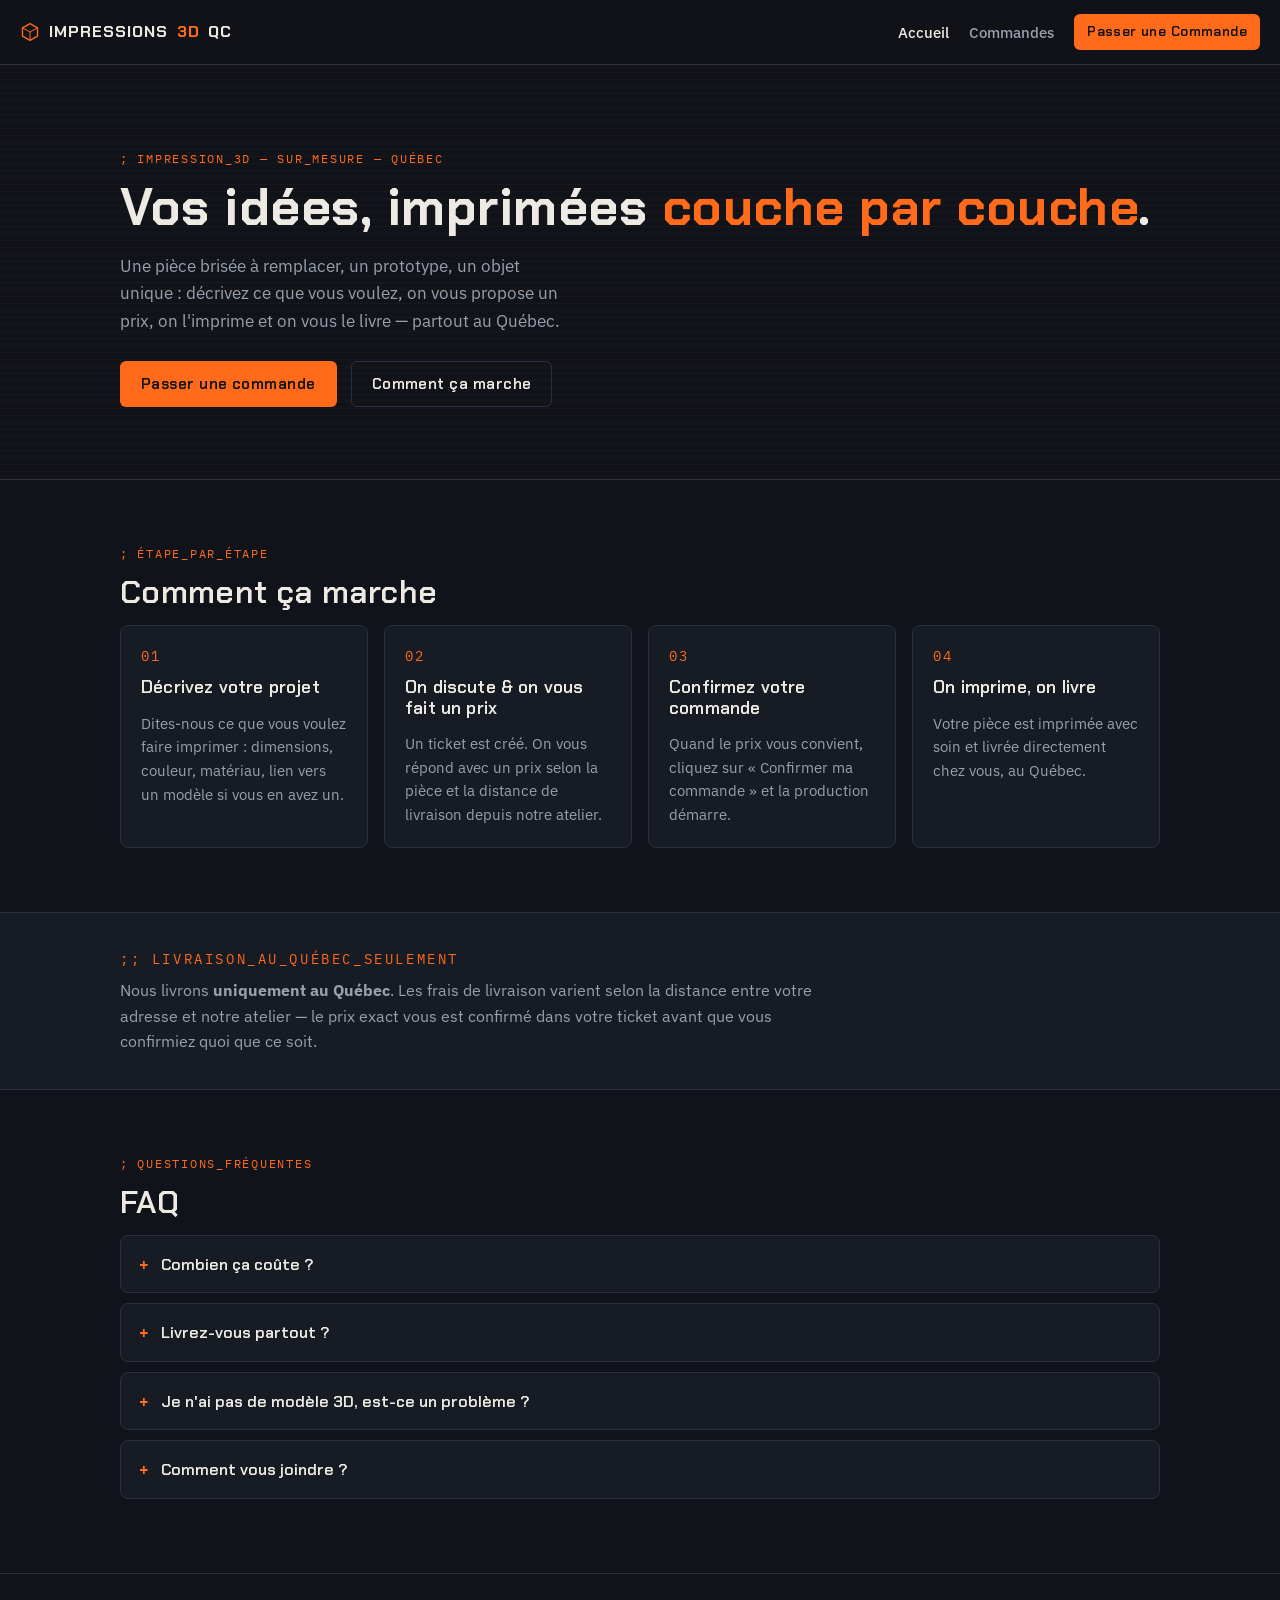
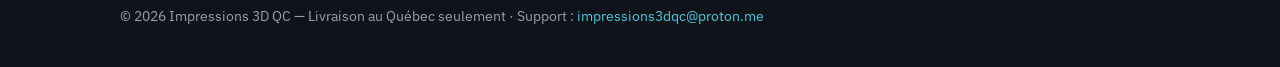
<file: index.html>
<!DOCTYPE html>
<html lang="fr">
<head>
  <meta charset="UTF-8">
  <meta name="viewport" content="width=device-width, initial-scale=1.0">
  <title>Impressions 3D QC — Impression 3D sur mesure au Québec</title>
  <meta name="description" content="Impression 3D sur mesure : décrivez votre pièce, recevez un prix, on imprime et on livre partout au Québec.">
  <link rel="preconnect" href="https://fonts.googleapis.com">
  <link rel="preconnect" href="https://fonts.gstatic.com" crossorigin>
  <link href="https://fonts.googleapis.com/css2?family=Chakra+Petch:wght@500;600;700&family=IBM+Plex+Sans:wght@400;500;600&family=IBM+Plex+Mono:wght@400;500&display=swap" rel="stylesheet">
  <link rel="stylesheet" href="./assets/style.css">
</head>
<body>

  <nav class="nav">
    <a class="nav-logo" href="./index.html">
      <svg width="20" height="20" viewBox="0 0 24 24" fill="none" aria-hidden="true">
        <path d="M12 2 21 7v10l-9 5-9-5V7l9-5z" stroke="#FF6B1A" stroke-width="1.6" stroke-linejoin="round"/>
        <path d="M12 12 21 7M12 12v10M12 12 3 7" stroke="#FF6B1A" stroke-width="1.2"/>
      </svg>
      IMPRESSIONS<b>3D</b>QC
    </a>
    <div class="nav-links">
      <a href="./index.html" class="active">Accueil</a>
      <a href="./commandes.html">Commandes</a>
      <a class="btn btn-primary btn-sm" href="./shop.html">Passer une Commande</a>
    </div>
  </nav>

  <!-- ======================= HÉROS ======================= -->
  <header class="hero layerlines">
    <div class="wrap">
      <div>
        <div class="eyebrow">; IMPRESSION_3D — SUR_MESURE — QUÉBEC</div>
        <h1>Vos idées, imprimées <span class="hl">couche par couche</span>.</h1>
        <p class="hero-sub">
          Une pièce brisée à remplacer, un prototype, un objet unique&nbsp;: décrivez ce que vous voulez,
          on vous propose un prix, on l'imprime et on vous le livre — partout au Québec.
        </p>
        <div class="hero-cta">
          <a class="btn btn-primary" href="./shop.html">Passer une commande</a>
          <a class="btn btn-ghost" href="#etapes">Comment ça marche</a>
        </div>
      </div>
    </div>
  </header>

  <!-- ======================= ÉTAPES ======================= -->
  <section class="section" id="etapes">
    <div class="wrap">
      <div class="eyebrow">; ÉTAPE_PAR_ÉTAPE</div>
      <h2>Comment ça marche</h2>
      <div class="steps">
        <div class="step-card">
          <span class="step-num">01</span>
          <h3>Décrivez votre projet</h3>
          <p>Dites-nous ce que vous voulez faire imprimer : dimensions, couleur, matériau, lien vers un modèle si vous en avez un.</p>
        </div>
        <div class="step-card">
          <span class="step-num">02</span>
          <h3>On discute &amp; on vous fait un prix</h3>
          <p>Un ticket est créé. On vous répond avec un prix selon la pièce et la distance de livraison depuis notre atelier.</p>
        </div>
        <div class="step-card">
          <span class="step-num">03</span>
          <h3>Confirmez votre commande</h3>
          <p>Quand le prix vous convient, cliquez sur «&nbsp;Confirmer ma commande&nbsp;» et la production démarre.</p>
        </div>
        <div class="step-card">
          <span class="step-num">04</span>
          <h3>On imprime, on livre</h3>
          <p>Votre pièce est imprimée avec soin et livrée directement chez vous, au Québec.</p>
        </div>
      </div>
    </div>
  </section>

  <!-- ======================= BANDEAU QUÉBEC ======================= -->
  <div class="band layerlines">
    <div class="wrap">
      <div class="band-title">;; LIVRAISON_AU_QUÉBEC_SEULEMENT</div>
      <p>
        Nous livrons <strong>uniquement au Québec</strong>. Les frais de livraison varient selon la
        distance entre votre adresse et notre atelier — le prix exact vous est confirmé dans votre
        ticket avant que vous confirmiez quoi que ce soit.
      </p>
    </div>
  </div>

  <!-- ======================= FAQ ======================= -->
  <section class="section">
    <div class="wrap">
      <div class="eyebrow">; QUESTIONS_FRÉQUENTES</div>
      <h2>FAQ</h2>
      <div class="faq">
        <details>
          <summary>Combien ça coûte&nbsp;?</summary>
          <p>Chaque projet est unique. Le prix dépend de la pièce (taille, matériau, temps d'impression)
          et de la distance de livraison depuis notre atelier. Vous recevez toujours un prix clair dans
          votre ticket avant de confirmer votre commande — aucune surprise.</p>
        </details>
        <details>
          <summary>Livrez-vous partout&nbsp;?</summary>
          <p>Non — nous livrons au Québec seulement. Votre code postal doit commencer par G, H ou J.</p>
        </details>
        <details>
          <summary>Je n'ai pas de modèle 3D, est-ce un problème&nbsp;?</summary>
          <p>Pas du tout. Décrivez simplement ce que vous voulez (avec des photos ou des mesures si possible)
          et on s'occupe du reste. Si vous avez déjà un fichier (STL, lien Thingiverse, etc.), collez le lien
          dans votre demande.</p>
        </details>
        <details>
          <summary>Comment vous joindre&nbsp;?</summary>
          <p>Par courriel à <a href="mailto:impressions3dqc@proton.me">impressions3dqc@proton.me</a>,
          ou directement dans votre ticket via l'onglet «&nbsp;Commandes&nbsp;».</p>
        </details>
      </div>
    </div>
  </section>

  <!-- ======================= PIED DE PAGE ======================= -->
  <footer class="footer">
    <div class="wrap">
      © 2026 Impressions 3D QC — Livraison au Québec seulement ·
      Support&nbsp;: <a href="mailto:impressions3dqc@proton.me">impressions3dqc@proton.me</a>
    </div>
  </footer>

  <div id="server-hint">⏳ Le serveur se réveille… le premier chargement peut prendre jusqu'à une minute.</div>
  <script src="./assets/app.js"></script>
</body>
</html>
</file>
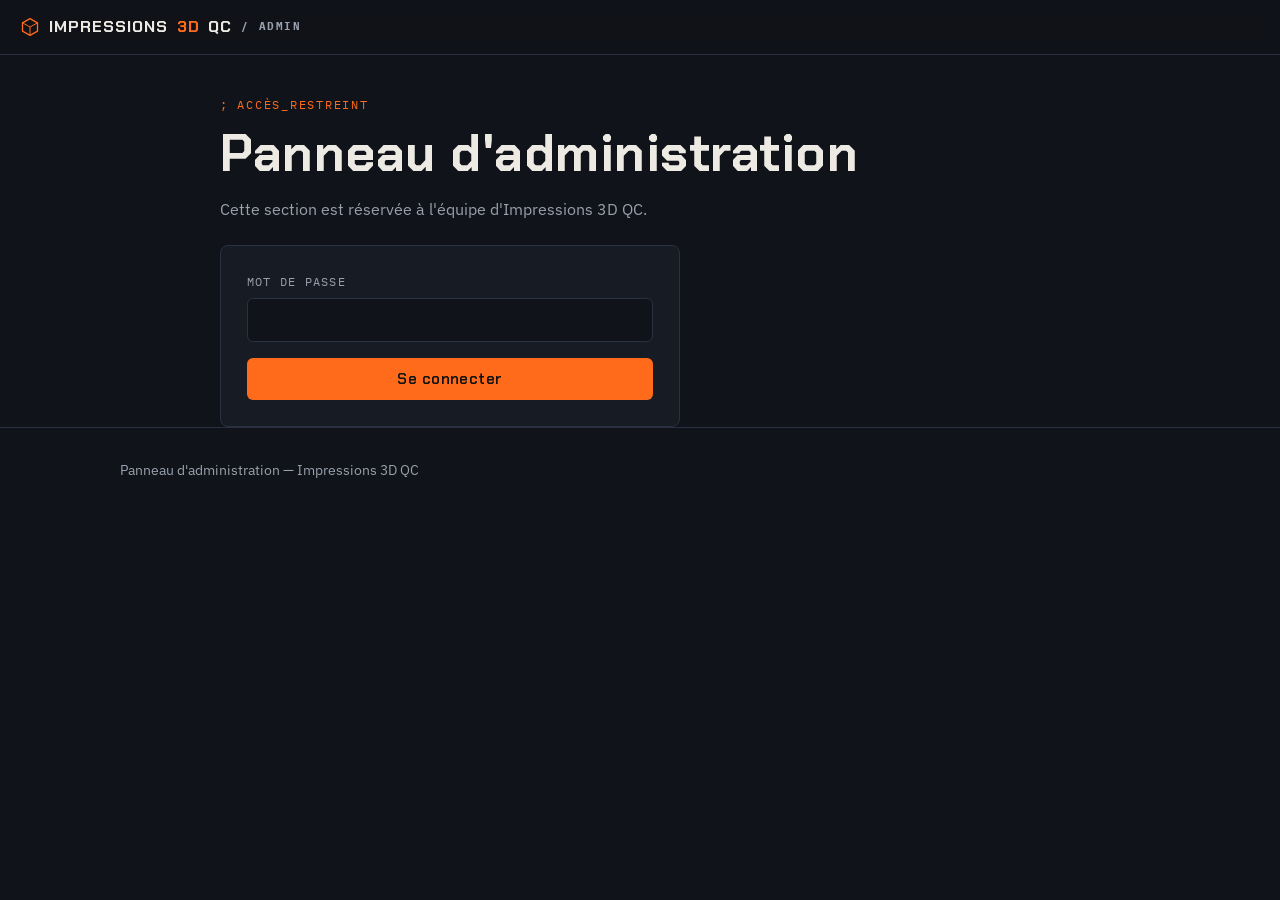
<file: admin/index.html>
<!DOCTYPE html>
<html lang="fr">
<head>
  <meta charset="UTF-8">
  <meta name="viewport" content="width=device-width, initial-scale=1.0">
  <meta name="robots" content="noindex, nofollow">
  <title>Admin — Impressions 3D QC</title>
  <link rel="preconnect" href="https://fonts.googleapis.com">
  <link rel="preconnect" href="https://fonts.gstatic.com" crossorigin>
  <link href="https://fonts.googleapis.com/css2?family=Chakra+Petch:wght@500;600;700&family=IBM+Plex+Sans:wght@400;500;600&family=IBM+Plex+Mono:wght@400;500&display=swap" rel="stylesheet">
  <link rel="stylesheet" href="../assets/style.css">
</head>
<body>

  <nav class="nav">
    <a class="nav-logo" href="../index.html">
      <svg width="20" height="20" viewBox="0 0 24 24" fill="none" aria-hidden="true">
        <path d="M12 2 21 7v10l-9 5-9-5V7l9-5z" stroke="#FF6B1A" stroke-width="1.6" stroke-linejoin="round"/>
        <path d="M12 12 21 7M12 12v10M12 12 3 7" stroke="#FF6B1A" stroke-width="1.2"/>
      </svg>
      IMPRESSIONS<b>3D</b>QC <span class="mono muted" style="font-size: 0.7rem; letter-spacing: 0.14em;">/ ADMIN</span>
    </a>
    <div class="nav-links" id="nav-actions"></div>
  </nav>

  <main class="wrap" style="max-width: 880px;">

    <!-- ================== CONNEXION ADMIN ================== -->
    <section id="view-login" class="hidden">
      <div class="page-head">
        <div class="eyebrow">; ACCÈS_RESTREINT</div>
        <h1>Panneau d'administration</h1>
        <p class="muted">Cette section est réservée à l'équipe d'Impressions 3D QC.</p>
      </div>
      <form class="card" id="login-form" style="max-width: 460px;">
        <div class="field">
          <label for="a-password">Mot de passe</label>
          <input type="password" id="a-password" required autocomplete="current-password">
        </div>
        <div class="alert hidden" id="login-alert"></div>
        <button class="btn btn-primary" type="submit" style="width: 100%;">Se connecter</button>
      </form>
    </section>

    <!-- ================== PANNEAU ================== -->
    <section id="view-panel" class="hidden">
      <div class="page-head detail-head">
        <div>
          <div class="eyebrow">; FILE_D'ATTENTE</div>
          <h1 style="margin-bottom: 0;">Demandes &amp; commandes</h1>
        </div>
        <button class="btn btn-ghost btn-sm" id="panel-refresh">Actualiser</button>
      </div>

      <div class="tabs" role="tablist">
        <button class="tab active" data-status="ouvert">Tickets<span class="count" id="count-ouvert">0</span></button>
        <button class="tab" data-status="en_cours">Commandes en cours<span class="count" id="count-en_cours">0</span></button>
        <button class="tab" data-status="terminee">Commandes passées<span class="count" id="count-terminee">0</span></button>
        <button class="tab" data-status="colors">Couleurs</button>
      </div>

      <div class="alert hidden" id="panel-alert"></div>
      <div id="panel-list"></div>
    </section>

    <!-- ================== DÉTAIL ================== -->
    <section id="view-detail" class="hidden">
      <div class="page-head detail-head">
        <div class="detail-head-left">
          <button class="btn btn-ghost btn-sm" id="detail-back">← Retour</button>
          <span class="tr-id" id="detail-id" style="font-size: 1.05rem;"></span>
          <span id="detail-badge"></span>
        </div>
        <div id="detail-actions"></div>
      </div>

      <div class="alert hidden" id="detail-alert"></div>
      <div id="detail-info"></div>

      <div class="card">
        <dl class="kv" id="detail-kv"></dl>
      </div>

      <h3 style="margin-top: 26px;">Discussion avec le client</h3>
      <p class="muted" style="font-size: 0.88rem;">
        Chaque réponse envoyée ici est aussi transmise au client par courriel.
      </p>
      <div class="thread" id="detail-thread"></div>

      <div class="reply-row">
        <textarea id="reply-body" maxlength="3000" placeholder="Répondre au client… (ex. proposer un prix selon la pièce et la distance)"></textarea>
        <button class="btn btn-primary" id="reply-send">Envoyer</button>
      </div>
    </section>

  </main>

  <footer class="footer">
    <div class="wrap">Panneau d'administration — Impressions 3D QC</div>
  </footer>

  <div id="server-hint">⏳ Le serveur se réveille… le premier chargement peut prendre jusqu'à une minute.</div>
  <script src="../assets/app.js"></script>
  <script>
    (function () {
      const views = { login: $("#view-login"), panel: $("#view-panel"), detail: $("#view-detail") };
      let allTickets = [];
      let activeTab = "ouvert";
      let currentTicketId = null;
      let pollTimer = null;       // suivi auto du ticket ouvert
      let panelPollTimer = null;  // suivi auto de la file d'attente
      let lastDetailKey = "";
      let lastPanelKey = "";
      const RETENTION_DAYS = 30;

      function show(name) {
        for (const key of Object.keys(views)) views[key].classList.toggle("hidden", key !== name);
        if (pollTimer) { clearInterval(pollTimer); pollTimer = null; }
        if (panelPollTimer) { clearInterval(panelPollTimer); panelPollTimer = null; }
        renderNavActions(name !== "login");
        window.scrollTo({ top: 0 });
      }

      function renderNavActions(loggedIn) {
        const zone = $("#nav-actions");
        zone.textContent = "";
        if (loggedIn) {
          zone.appendChild(el("button", { class: "btn btn-ghost btn-sm", text: "Se déconnecter", onclick: logout }));
        }
      }

      function handleAuthError(err) {
        if (err && err.status === 401) {
          clearAdmin();
          show("login");
          showAlert($("#login-alert"), "Session expirée. Reconnectez-vous.");
          return true;
        }
        return false;
      }

      async function logout() {
        try { await api("/api/admin/logout", { method: "POST", admin: true }); } catch (e) { /* ignorer */ }
        clearAdmin();
        show("login");
      }

      /* ---------------- Connexion ---------------- */
      $("#login-form").addEventListener("submit", async function (evt) {
        evt.preventDefault();
        hideAlert($("#login-alert"));
        const btn = this.querySelector("button");
        btn.disabled = true;
        try {
          const data = await api("/api/admin/login", {
            method: "POST",
            body: { password: $("#a-password").value },
          });
          setAdmin(data.token);
          $("#a-password").value = "";
          const params = new URLSearchParams(location.search);
          if (params.get("ticket")) openTicket(params.get("ticket"));
          else openPanel();
        } catch (e) {
          showAlert($("#login-alert"), e.error || "Connexion impossible.");
        }
        btn.disabled = false;
      });

      /* ---------------- Panneau + onglets ---------------- */
      async function loadAll() {
        const data = await api("/api/admin/tickets", { admin: true });
        allTickets = data.tickets;
        for (const status of ["ouvert", "en_cours", "terminee"]) {
          $("#count-" + status).textContent = allTickets.filter(function (t) { return t.status === status; }).length;
        }
      }

      function renderList() {
        const container = $("#panel-list");
        container.textContent = "";
        const rows = allTickets.filter(function (t) { return t.status === activeTab; });
        if (!rows.length) {
          const labels = {
            ouvert: "Aucun ticket ouvert pour l'instant.",
            en_cours: "Aucune commande en cours.",
            terminee: "Aucune commande passée. (Les commandes complétées sont supprimées après " + RETENTION_DAYS + " jours.)",
          };
          container.appendChild(el("div", { class: "empty", text: labels[activeTab] }));
          return;
        }
        for (const t of rows) {
          container.appendChild(el("button", { class: "ticket-row", type: "button", onclick: function () { openTicket(t.id); } }, [
            el("div", { class: "tr-top" }, [
              el("span", { class: "tr-id", text: t.id }),
              badge(t.status),
              el("span", { class: "tr-date", text: fmtDate(t.created_at) }),
            ]),
            el("p", { class: "tr-preview", text: t.name + " · " + t.email + " · " + t.ville + " — " + t.description }),
          ]));
        }
      }

      /* ---------------- Couleurs ---------------- */
      async function renderColors() {
        hideAlert($("#panel-alert"));
        const container = $("#panel-list");
        container.textContent = "Chargement…";
        try {
          const data = await api("/api/colors");
          container.textContent = "";

          const input = el("input", { type: "text", id: "new-color", maxlength: "40", placeholder: "Ex. Rouge, Gris, Orange…" });
          input.addEventListener("keydown", function (evt) {
            if (evt.key === "Enter") { evt.preventDefault(); addColor(); }
          });
          container.appendChild(el("div", { class: "card", style: "margin-bottom: 16px;" }, [
            el("div", { class: "field", style: "margin-bottom: 12px;" }, [
              el("label", { text: "Ajouter une couleur" }),
              input,
            ]),
            el("button", { class: "btn btn-primary btn-sm", text: "Ajouter", onclick: addColor }),
            el("p", { class: "muted", style: "font-size: 0.85rem; margin: 12px 0 0;", text: "Ces couleurs apparaissent immédiatement dans le menu « Couleur » du formulaire de commande." }),
          ]));

          if (!data.colors.length) {
            container.appendChild(el("div", { class: "empty", text: "Aucune couleur disponible. Ajoutez-en au moins une pour le formulaire." }));
            return;
          }
          for (const c of data.colors) {
            container.appendChild(el("div", { class: "color-row" }, [
              el("span", { text: c.name }),
              el("button", { class: "btn btn-danger btn-sm", text: "Supprimer", onclick: function () { deleteColor(c); } }),
            ]));
          }
        } catch (e) {
          if (!handleAuthError(e)) {
            container.textContent = "";
            showAlert($("#panel-alert"), e.error || "Erreur de chargement des couleurs.");
          }
        }
      }

      async function addColor() {
        const input = $("#new-color");
        const name = input ? input.value.trim() : "";
        if (!name) return;
        try {
          await api("/api/admin/colors", { method: "POST", body: { name: name }, admin: true });
          renderColors();
        } catch (e) {
          if (!handleAuthError(e)) showAlert($("#panel-alert"), e.error || "Impossible d'ajouter cette couleur.");
        }
      }

      async function deleteColor(c) {
        if (!window.confirm("Supprimer la couleur « " + c.name + " » ? Elle disparaîtra du formulaire de commande.")) return;
        try {
          await api("/api/admin/colors/" + c.id, { method: "DELETE", admin: true });
          renderColors();
        } catch (e) {
          if (!handleAuthError(e)) showAlert($("#panel-alert"), e.error || "Suppression impossible.");
        }
      }

      function panelKey() {
        return JSON.stringify(allTickets.map(function (t) { return [t.id, t.status]; }));
      }

      async function openPanel() {
        show("panel");
        hideAlert($("#panel-alert"));
        $("#panel-list").textContent = "Chargement…";
        try {
          await loadAll();
          if (activeTab === "colors") renderColors();
          else renderList();
          lastPanelKey = panelKey();
          // Rafraîchissement automatique : nouveaux tickets, confirmations, compteurs
          panelPollTimer = setInterval(async function () {
            if (document.hidden) return;
            try {
              await loadAll(); // met aussi à jour les compteurs des onglets
              if (panelKey() !== lastPanelKey) {
                lastPanelKey = panelKey();
                if (activeTab !== "colors") renderList();
              }
            } catch (e) { /* silencieux */ }
          }, 15000);
        } catch (e) {
          if (!handleAuthError(e)) showAlert($("#panel-alert"), e.error || "Erreur de chargement.");
        }
      }

      $("#panel-refresh").addEventListener("click", openPanel);

      for (const tab of document.querySelectorAll(".tab")) {
        tab.addEventListener("click", function () {
          for (const other of document.querySelectorAll(".tab")) other.classList.remove("active");
          this.classList.add("active");
          activeTab = this.getAttribute("data-status");
          if (activeTab === "colors") renderColors();
          else renderList();
        });
      }

      /* ---------------- Détail ---------------- */
      function renderDetail(data) {
        const t = data.ticket;
        $("#detail-id").textContent = t.id;
        const badgeSlot = $("#detail-badge");
        badgeSlot.textContent = "";
        badgeSlot.appendChild(badge(t.status));

        const actions = $("#detail-actions");
        actions.textContent = "";
        if (t.status === "ouvert") {
          actions.appendChild(el("button", {
            class: "btn btn-ok",
            text: t.price_cents ? "Modifier le prix" : "Valider le ticket",
            onclick: function () { validateTicket(t, this); },
          }));
        }
        if (t.status === "en_cours") {
          actions.appendChild(el("button", {
            class: "btn btn-ok",
            text: "Marquer comme complétée ✔",
            onclick: function () { completeOrder(t, this); },
          }));
        }

        const info = $("#detail-info");
        info.textContent = "";
        if (t.status === "ouvert") {
          if (t.price_cents) {
            info.appendChild(el("div", { class: "notice", text: "✅ Ticket validé — prix : " + fmtPrice(t.price_cents) + ". En attente du paiement du client (son bouton « Confirmer ma commande » est maintenant actif)." }));
          } else {
            info.appendChild(el("div", { class: "notice", text: "Discutez avec le client, puis cliquez « Valider le ticket » pour fixer le prix exact et activer son bouton de paiement." }));
          }
        } else if (t.status === "en_cours") {
          info.appendChild(el("div", { class: "payment-note" }, [
            el("strong", { text: t.paid_at ? "💳 Paiement reçu le " + fmtDate(t.paid_at) + (t.price_cents ? " — " + fmtPrice(t.price_cents) : "") + ". " : "💳 Commande confirmée. " }),
            "Imprimez la pièce, puis marquez la commande comme complétée.",
          ]));
        } else if (t.status === "terminee" && t.completed_at) {
          const deleteAt = t.completed_at + RETENTION_DAYS * 24 * 3600;
          info.appendChild(el("div", { class: "notice", text: "Commande complétée. Suppression automatique prévue le " + fmtDate(deleteAt) + "." }));
        }

        const kv = $("#detail-kv");
        kv.textContent = "";
        const pairs = [
          ["Client", t.name],
          ["Courriel", t.email],
          ["Livraison", t.adresse + ", " + t.ville + ", " + t.code_postal],
          ["Couleur", t.couleur || "—"],
          ["Créée le", fmtDate(t.created_at)],
        ];
        if (t.price_cents) pairs.push(["Prix", fmtPrice(t.price_cents)]);
        if (t.paid_at) pairs.push(["Payée le", fmtDate(t.paid_at)]);
        if (t.confirmed_at) pairs.push(["Confirmée le", fmtDate(t.confirmed_at)]);
        if (t.completed_at) pairs.push(["Complétée le", fmtDate(t.completed_at)]);
        pairs.push(["Description", t.description]);
        for (const p of pairs) {
          kv.appendChild(el("dt", { text: p[0] }));
          kv.appendChild(el("dd", { text: p[1] }));
        }

        const thread = $("#detail-thread");
        thread.textContent = "";
        if (!data.messages.length) {
          thread.appendChild(el("div", { class: "empty", text: "Pas encore de message. Répondez au client ci-dessous." }));
        } else {
          for (const m of data.messages) {
            const mine = m.sender === "admin";
            thread.appendChild(el("div", { class: "msg" + (mine ? " mine" : "") }, [
              el("div", { class: "msg-meta", text: (mine ? "Vous (admin)" : t.name) + " · " + fmtDate(m.created_at) }),
              el("div", { class: "msg-body", text: m.body }),
            ]));
          }
        }
      }

      function detailKey(data) {
        const msgs = data.messages;
        const last = msgs.length ? msgs[msgs.length - 1].id : 0;
        return data.ticket.status + ":" + (data.ticket.price_cents || 0) + ":" + msgs.length + ":" + last;
      }

      async function openTicket(id) {
        currentTicketId = id;
        show("detail");
        hideAlert($("#detail-alert"));
        try {
          const data = await api("/api/tickets/" + encodeURIComponent(id), { admin: true });
          renderDetail(data);
          lastDetailKey = detailKey(data);
          // Rafraîchissement automatique : nouveaux messages / changements de statut
          pollTimer = setInterval(async function () {
            if (document.hidden) return;
            try {
              const fresh = await api("/api/tickets/" + encodeURIComponent(currentTicketId), { admin: true });
              if (detailKey(fresh) !== lastDetailKey) {
                lastDetailKey = detailKey(fresh);
                renderDetail(fresh);
              }
            } catch (e) { /* silencieux pendant le polling */ }
          }, 5000);
        } catch (e) {
          if (!handleAuthError(e)) showAlert($("#detail-alert"), e.error || "Ticket introuvable.");
        }
      }

      async function validateTicket(ticket, btn) {
        const suggestion = ticket.price_cents ? (ticket.price_cents / 100).toFixed(2) : "";
        const raw = window.prompt("Prix exact à facturer pour " + ticket.id + " (en $ CAD, livraison incluse) :", suggestion);
        if (raw === null) return;
        const price = parseFloat(raw.replace(",", ".").replace("$", "").trim());
        if (!isFinite(price) || price < 0.5) {
          showAlert($("#detail-alert"), "Prix invalide (minimum 0,50 $). Exemple : 25.50");
          return;
        }
        if (!window.confirm("Valider " + ticket.id + " au prix de " + fmtPrice(Math.round(price * 100)) + " ?\nLe client recevra un courriel et son bouton de paiement sera activé.")) return;
        btn.disabled = true;
        try {
          await api("/api/admin/tickets/" + encodeURIComponent(ticket.id) + "/validate", { method: "POST", body: { price: price }, admin: true });
          const fresh = await api("/api/tickets/" + encodeURIComponent(ticket.id), { admin: true });
          renderDetail(fresh);
          lastDetailKey = detailKey(fresh);
        } catch (e) {
          btn.disabled = false;
          if (!handleAuthError(e)) showAlert($("#detail-alert"), e.error || "Validation impossible.");
        }
      }

      async function completeOrder(ticket, btn) {
        if (!window.confirm("Marquer " + ticket.id + " comme complétée ? Le client recevra un courriel de confirmation.")) return;
        btn.disabled = true;
        try {
          await api("/api/admin/tickets/" + encodeURIComponent(ticket.id) + "/complete", { method: "POST", admin: true });
          const fresh = await api("/api/tickets/" + encodeURIComponent(ticket.id), { admin: true });
          renderDetail(fresh);
          lastDetailKey = detailKey(fresh);
        } catch (e) {
          btn.disabled = false;
          if (!handleAuthError(e)) showAlert($("#detail-alert"), e.error || "Action impossible.");
        }
      }

      $("#detail-back").addEventListener("click", function () {
        currentTicketId = null;
        openPanel();
      });

      $("#reply-send").addEventListener("click", async function () {
        const box = $("#reply-body");
        const body = box.value.trim();
        if (!body) return;
        this.disabled = true;
        try {
          await api("/api/tickets/" + encodeURIComponent(currentTicketId) + "/messages", {
            method: "POST",
            body: { body: body },
            admin: true,
          });
          box.value = "";
          const fresh = await api("/api/tickets/" + encodeURIComponent(currentTicketId), { admin: true });
          renderDetail(fresh);
          lastDetailKey = detailKey(fresh);
        } catch (e) {
          if (!handleAuthError(e)) showAlert($("#detail-alert"), e.error || "Message non envoyé.");
        }
        this.disabled = false;
      });

      /* ---------------- Démarrage ---------------- */
      const params = new URLSearchParams(location.search);
      if (!adminToken()) {
        show("login");
      } else if (params.get("ticket")) {
        openTicket(params.get("ticket"));
      } else {
        openPanel();
      }
    })();
  </script>
</body>
</html>
</file>
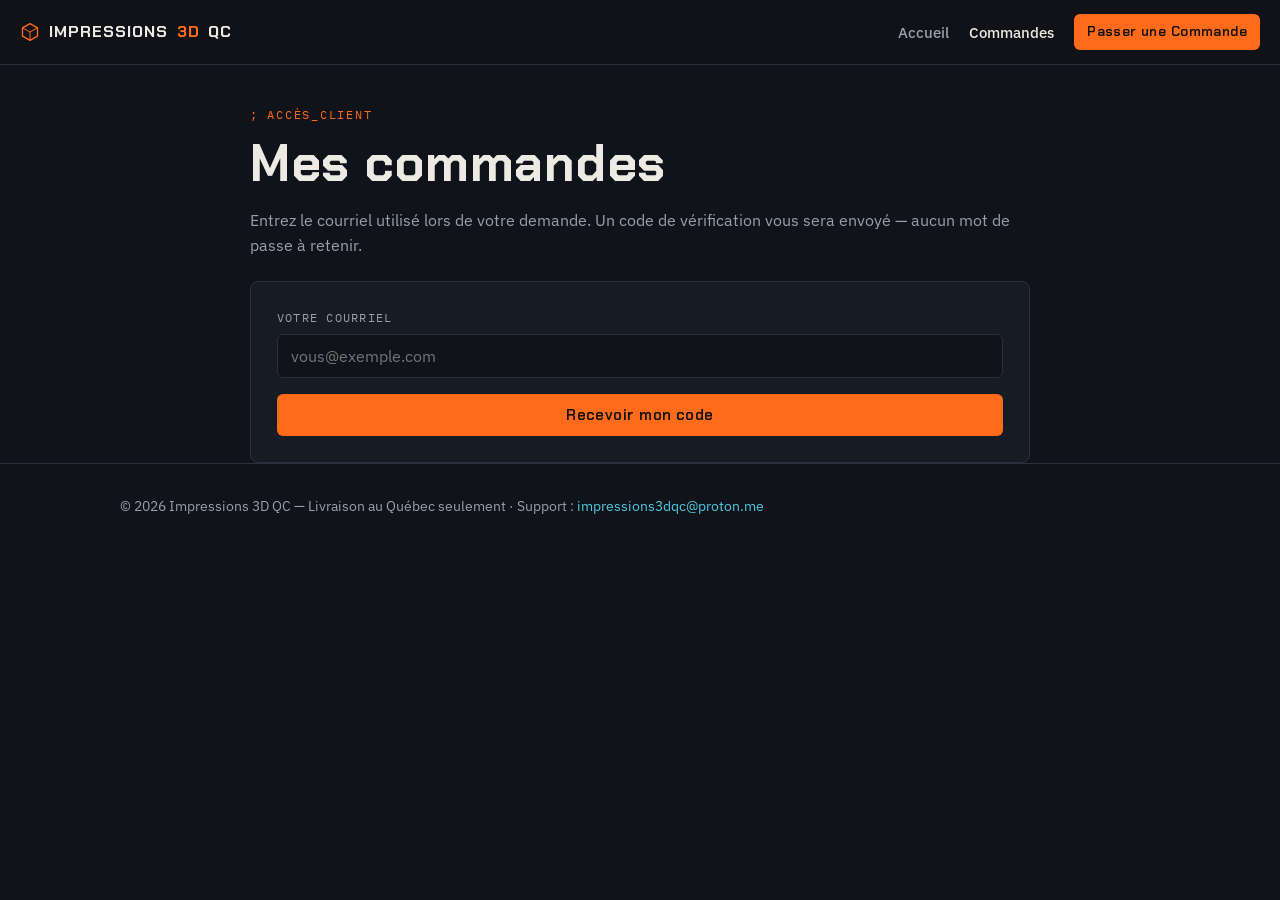
<file: commandes.html>
<!DOCTYPE html>
<html lang="fr">
<head>
  <meta charset="UTF-8">
  <meta name="viewport" content="width=device-width, initial-scale=1.0">
  <title>Mes commandes — Impressions 3D QC</title>
  <link rel="preconnect" href="https://fonts.googleapis.com">
  <link rel="preconnect" href="https://fonts.gstatic.com" crossorigin>
  <link href="https://fonts.googleapis.com/css2?family=Chakra+Petch:wght@500;600;700&family=IBM+Plex+Sans:wght@400;500;600&family=IBM+Plex+Mono:wght@400;500&display=swap" rel="stylesheet">
  <link rel="stylesheet" href="./assets/style.css">
</head>
<body>

  <nav class="nav">
    <a class="nav-logo" href="./index.html">
      <svg width="20" height="20" viewBox="0 0 24 24" fill="none" aria-hidden="true">
        <path d="M12 2 21 7v10l-9 5-9-5V7l9-5z" stroke="#FF6B1A" stroke-width="1.6" stroke-linejoin="round"/>
        <path d="M12 12 21 7M12 12v10M12 12 3 7" stroke="#FF6B1A" stroke-width="1.2"/>
      </svg>
      IMPRESSIONS<b>3D</b>QC
    </a>
    <div class="nav-links">
      <a href="./index.html">Accueil</a>
      <a href="./commandes.html" class="active">Commandes</a>
      <a class="btn btn-primary btn-sm" href="./shop.html">Passer une Commande</a>
    </div>
  </nav>

  <main class="wrap" style="max-width: 820px;">

    <!-- ================== CONNEXION ================== -->
    <section id="view-login" class="hidden">
      <div class="page-head">
        <div class="eyebrow">; ACCÈS_CLIENT</div>
        <h1>Mes commandes</h1>
        <p class="muted">Entrez le courriel utilisé lors de votre demande. Un code de vérification vous sera envoyé — aucun mot de passe à retenir.</p>
      </div>

      <form class="card" id="login-email-step">
        <div class="field">
          <label for="l-email">Votre courriel</label>
          <input type="email" id="l-email" maxlength="254" required placeholder="vous@exemple.com">
        </div>
        <div class="alert hidden" id="login-alert"></div>
        <button class="btn btn-primary" type="submit" id="login-send" style="width: 100%;">Recevoir mon code</button>
      </form>

      <form class="card hidden" id="login-code-step">
        <div class="eyebrow">; VÉRIFICATION</div>
        <p class="muted">Code envoyé à <strong id="l-email-label"></strong>. (Vérifiez vos indésirables si besoin.)</p>
        <div class="field">
          <label for="l-code">Code de vérification</label>
          <input type="text" id="l-code" inputmode="numeric" maxlength="6" placeholder="000000"
            style="font-family: var(--font-mono); letter-spacing: 6px; font-size: 1.3rem; text-align: center;">
        </div>
        <div class="alert hidden" id="login-code-alert"></div>
        <button class="btn btn-primary" type="submit" id="login-verify" style="width: 100%;">Me connecter</button>
        <p class="muted" style="font-size: 0.88rem; margin: 14px 0 0;">
          <a href="#" id="login-resend">Renvoyer un code</a> ·
          <a href="#" id="login-back">Changer de courriel</a>
        </p>
      </form>
    </section>

    <!-- ================== LISTE DES COMMANDES ================== -->
    <section id="view-list" class="hidden">
      <div class="page-head detail-head">
        <div>
          <div class="eyebrow">; MES_COMMANDES</div>
          <h1 style="margin-bottom: 4px;">Mes commandes</h1>
          <p class="muted" style="margin: 0;">Connecté&nbsp;: <span class="mono" id="list-email"></span></p>
        </div>
        <div style="display: flex; gap: 10px;">
          <button class="btn btn-ghost btn-sm" id="list-refresh">Actualiser</button>
          <button class="btn btn-ghost btn-sm" id="list-logout">Se déconnecter</button>
        </div>
      </div>
      <div class="alert hidden" id="list-alert"></div>
      <div id="list-container" style="margin-top: 14px;"></div>
    </section>

    <!-- ================== DÉTAIL D'UNE COMMANDE ================== -->
    <section id="view-detail" class="hidden">
      <div class="page-head detail-head">
        <div class="detail-head-left">
          <button class="btn btn-ghost btn-sm" id="detail-back">← Retour</button>
          <span class="tr-id" id="detail-id" style="font-size: 1.05rem;"></span>
          <span id="detail-badge"></span>
        </div>
        <div id="detail-actions"></div>
      </div>

      <div class="alert hidden" id="detail-alert"></div>
      <div class="successbox hidden" id="detail-success"></div>
      <div id="detail-payment"></div>

      <div class="card">
        <dl class="kv" id="detail-kv"></dl>
      </div>

      <h3 style="margin-top: 26px;">Discussion</h3>
      <p class="muted" style="font-size: 0.88rem;">
        Chaque message envoyé ici est aussi transmis par courriel à l'autre partie.
      </p>
      <div class="thread" id="detail-thread"></div>

      <div class="reply-row">
        <textarea id="reply-body" maxlength="3000" placeholder="Écrire un message…"></textarea>
        <button class="btn btn-primary" id="reply-send">Envoyer</button>
      </div>
    </section>

  </main>

  <footer class="footer">
    <div class="wrap">
      © 2026 Impressions 3D QC — Livraison au Québec seulement ·
      Support&nbsp;: <a href="mailto:impressions3dqc@proton.me">impressions3dqc@proton.me</a>
    </div>
  </footer>

  <div id="server-hint">⏳ Le serveur se réveille… le premier chargement peut prendre jusqu'à une minute.</div>
  <script src="./assets/app.js"></script>
  <script>
    (function () {
      const views = { login: $("#view-login"), list: $("#view-list"), detail: $("#view-detail") };
      let currentTicketId = null;
      let pollTimer = null;      // suivi auto du ticket ouvert
      let listPollTimer = null;  // suivi auto de la liste
      let lastDetailKey = "";
      let lastListKey = "";
      let resendCooldown = 0;

      function show(name) {
        for (const key of Object.keys(views)) views[key].classList.toggle("hidden", key !== name);
        if (pollTimer) { clearInterval(pollTimer); pollTimer = null; }
        if (listPollTimer) { clearInterval(listPollTimer); listPollTimer = null; }
        window.scrollTo({ top: 0 });
      }

      function handleAuthError(err) {
        if (err && err.status === 401) {
          clearCust();
          show("login");
          showAlert($("#login-alert"), "Votre session a expiré. Reconnectez-vous.");
          return true;
        }
        return false;
      }

      /* ---------------- Connexion ---------------- */
      $("#login-email-step").addEventListener("submit", async function (evt) {
        evt.preventDefault();
        hideAlert($("#login-alert"));
        const email = $("#l-email").value.trim().toLowerCase();
        try {
          await api("/api/auth/request-code", { method: "POST", body: { email: email } });
          $("#l-email-label").textContent = email;
          $("#login-email-step").classList.add("hidden");
          $("#login-code-step").classList.remove("hidden");
          $("#l-code").focus();
          resendCooldown = Date.now() + 30000;
        } catch (e) {
          showAlert($("#login-alert"), e.error || "Une erreur est survenue.");
        }
      });

      $("#login-code-step").addEventListener("submit", async function (evt) {
        evt.preventDefault();
        hideAlert($("#login-code-alert"));
        const code = $("#l-code").value.trim();
        if (!/^\d{6}$/.test(code)) {
          showAlert($("#login-code-alert"), "Entrez le code à 6 chiffres reçu par courriel.");
          return;
        }
        try {
          const email = $("#l-email-label").textContent;
          const auth = await api("/api/auth/verify", { method: "POST", body: { email: email, code: code } });
          setCust(auth.token, auth.email);
          const params = new URLSearchParams(location.search);
          if (params.get("ticket")) openTicket(params.get("ticket"));
          else openList();
        } catch (e) {
          showAlert($("#login-code-alert"), e.error || "Code invalide.");
        }
      });

      $("#login-resend").addEventListener("click", async function (evt) {
        evt.preventDefault();
        hideAlert($("#login-code-alert"));
        if (Date.now() < resendCooldown) {
          showAlert($("#login-code-alert"), "Patientez quelques secondes avant de renvoyer un code.");
          return;
        }
        try {
          await api("/api/auth/request-code", { method: "POST", body: { email: $("#l-email-label").textContent } });
          resendCooldown = Date.now() + 30000;
          showAlert($("#login-code-alert"), "Nouveau code envoyé ✔");
        } catch (e) {
          showAlert($("#login-code-alert"), e.error || "Impossible de renvoyer un code pour l'instant.");
        }
      });

      $("#login-back").addEventListener("click", function (evt) {
        evt.preventDefault();
        $("#login-code-step").classList.add("hidden");
        $("#login-email-step").classList.remove("hidden");
      });

      /* ---------------- Liste ---------------- */
      function listKey(tickets) {
        return JSON.stringify(tickets.map(function (t) { return [t.id, t.status]; }));
      }

      function renderList(tickets) {
        const container = $("#list-container");
        container.textContent = "";
        if (!tickets.length) {
          container.appendChild(el("div", { class: "empty" }, [
            el("p", { text: "Aucune commande pour l'instant." }),
            el("a", { class: "btn btn-primary", href: "./shop.html", text: "Passer une commande" }),
          ]));
          return;
        }
        for (const t of tickets) {
          const row = el("button", { class: "ticket-row", type: "button", onclick: function () { openTicket(t.id); } }, [
            el("div", { class: "tr-top" }, [
              el("span", { class: "tr-id", text: t.id }),
              badge(t.status),
              el("span", { class: "tr-date", text: fmtDate(t.created_at) }),
            ]),
            el("p", { class: "tr-preview", text: t.ville + " — " + t.description }),
          ]);
          container.appendChild(row);
        }
      }

      async function openList() {
        show("list");
        $("#list-email").textContent = custEmail();
        hideAlert($("#list-alert"));
        $("#list-container").textContent = "Chargement…";
        try {
          const data = await api("/api/me/tickets");
          renderList(data.tickets);
          lastListKey = listKey(data.tickets);
          // Rafraîchissement automatique de la liste (nouveaux statuts, nouvelles commandes)
          listPollTimer = setInterval(async function () {
            if (document.hidden) return;
            try {
              const fresh = await api("/api/me/tickets");
              if (listKey(fresh.tickets) !== lastListKey) {
                lastListKey = listKey(fresh.tickets);
                renderList(fresh.tickets);
              }
            } catch (e) { /* silencieux */ }
          }, 20000);
        } catch (e) {
          if (!handleAuthError(e)) showAlert($("#list-alert"), e.error || "Erreur de chargement.");
        }
      }

      $("#list-refresh").addEventListener("click", openList);
      $("#list-logout").addEventListener("click", function () {
        clearCust();
        $("#login-email-step").classList.remove("hidden");
        $("#login-code-step").classList.add("hidden");
        show("login");
      });

      /* ---------------- Détail ---------------- */
      function renderPaymentNote(ticket) {
        const zone = $("#detail-payment");
        zone.textContent = "";
        if (ticket.status === "ouvert") {
          if (ticket.price_cents) {
            zone.appendChild(el("div", { class: "payment-note" }, [
              el("strong", { text: "✅ Ticket validé — prix confirmé : " + fmtPrice(ticket.price_cents) + ". " }),
              "Cliquez sur « Confirmer ma commande » pour payer par carte (paiement sécurisé Stripe). La production démarre dès le paiement.",
            ]));
          } else {
            zone.appendChild(el("div", { class: "notice", text: "⏳ En attente de validation par notre équipe : le bouton « Confirmer ma commande » s'activera dès qu'un prix aura été confirmé pour votre demande." }));
          }
        } else if (ticket.status === "en_cours") {
          const label = ticket.paid_at
            ? "💳 Paiement reçu le " + fmtDate(ticket.paid_at) + (ticket.price_cents ? " (" + fmtPrice(ticket.price_cents) + ")" : "") + ". Votre commande est en production."
            : "Votre commande est en production.";
          zone.appendChild(el("div", { class: "payment-note", text: label }));
        }
      }

      function renderDetail(data) {
        const t = data.ticket;
        $("#detail-id").textContent = t.id;
        const badgeSlot = $("#detail-badge");
        badgeSlot.textContent = "";
        badgeSlot.appendChild(badge(t.status));

        // Bouton « Confirmer ma commande » en haut à droite (statut ouvert seulement).
        // Grisé tant que le ticket n'a pas été validé (prix fixé) par notre équipe.
        const actions = $("#detail-actions");
        actions.textContent = "";
        if (t.status === "ouvert") {
          const confirmBtn = el("button", {
            class: "btn btn-primary",
            text: "Confirmer ma commande",
            onclick: function () { startCheckout(t.id, this); },
          });
          if (!t.price_cents) {
            confirmBtn.disabled = true;
            confirmBtn.title = "En attente de validation par notre équipe";
          }
          actions.appendChild(confirmBtn);
        }

        renderPaymentNote(t);

        const kv = $("#detail-kv");
        kv.textContent = "";
        const pairs = [
          ["Créée le", fmtDate(t.created_at)],
          ["Statut", STATUS_LABELS[t.status] || t.status],
          ["Livraison", t.adresse + ", " + t.ville + ", " + t.code_postal],
          ["Couleur", t.couleur || "—"],
          ["Description", t.description],
        ];
        if (t.confirmed_at) pairs.splice(2, 0, ["Confirmée le", fmtDate(t.confirmed_at)]);
        if (t.completed_at) pairs.splice(2, 0, ["Complétée le", fmtDate(t.completed_at)]);
        if (t.price_cents) pairs.splice(2, 0, ["Prix", fmtPrice(t.price_cents)]);
        for (const p of pairs) {
          kv.appendChild(el("dt", { text: p[0] }));
          kv.appendChild(el("dd", { text: p[1] }));
        }

        renderThread(data.messages);
      }

      function renderThread(messages) {
        const thread = $("#detail-thread");
        thread.textContent = "";
        if (!messages.length) {
          thread.appendChild(el("div", { class: "empty", text: "Pas encore de message. Notre équipe vous répond bientôt — vous pouvez ajouter des détails ci-dessous." }));
          return;
        }
        for (const m of messages) {
          const mine = m.sender === "client";
          thread.appendChild(el("div", { class: "msg" + (mine ? " mine" : "") }, [
            el("div", { class: "msg-meta", text: (mine ? "Vous" : "Impressions 3D QC") + " · " + fmtDate(m.created_at) }),
            el("div", { class: "msg-body", text: m.body }),
          ]));
        }
      }

      function detailKey(data) {
        const msgs = data.messages;
        const last = msgs.length ? msgs[msgs.length - 1].id : 0;
        return data.ticket.status + ":" + (data.ticket.price_cents || 0) + ":" + msgs.length + ":" + last;
      }

      async function openTicket(id) {
        currentTicketId = id;
        show("detail");
        hideAlert($("#detail-alert"));
        $("#detail-success").classList.add("hidden");
        try {
          const data = await api("/api/tickets/" + encodeURIComponent(id));
          renderDetail(data);
          lastDetailKey = detailKey(data);
          if (paymentFlash === "succes") {
            const box = $("#detail-success");
            box.textContent = "Paiement effectué ✔ Merci ! Votre commande passe en production — le statut se met à jour dans quelques secondes.";
            box.classList.remove("hidden");
            paymentFlash = null;
          } else if (paymentFlash === "annule") {
            showAlert($("#detail-alert"), "Paiement annulé. Vous pouvez réessayer quand vous voulez avec « Confirmer ma commande ».");
            paymentFlash = null;
          }
          // Rafraîchissement automatique : nouveaux messages / changements de statut
          pollTimer = setInterval(async function () {
            if (document.hidden) return;
            try {
              const fresh = await api("/api/tickets/" + encodeURIComponent(currentTicketId));
              if (detailKey(fresh) !== lastDetailKey) {
                lastDetailKey = detailKey(fresh);
                renderDetail(fresh);
              }
            } catch (e) { /* silencieux pendant le polling */ }
          }, 5000);
        } catch (e) {
          if (!handleAuthError(e)) {
            showAlert($("#detail-alert"), e.error || "Ticket introuvable.");
          }
        }
      }

      async function startCheckout(id, btn) {
        btn.disabled = true;
        btn.textContent = "Redirection vers le paiement…";
        try {
          const data = await api("/api/tickets/" + encodeURIComponent(id) + "/checkout", { method: "POST" });
          window.location.href = data.url; // page de paiement sécurisée Stripe
        } catch (e) {
          btn.disabled = false;
          btn.textContent = "Confirmer ma commande";
          if (!handleAuthError(e)) showAlert($("#detail-alert"), e.error || "Impossible de démarrer le paiement.");
        }
      }

      $("#detail-back").addEventListener("click", function () {
        currentTicketId = null;
        openList();
      });

      $("#reply-send").addEventListener("click", async function () {
        const box = $("#reply-body");
        const body = box.value.trim();
        if (!body) return;
        this.disabled = true;
        try {
          await api("/api/tickets/" + encodeURIComponent(currentTicketId) + "/messages", {
            method: "POST",
            body: { body: body },
          });
          box.value = "";
          const fresh = await api("/api/tickets/" + encodeURIComponent(currentTicketId));
          renderDetail(fresh);
          lastDetailKey = detailKey(fresh);
        } catch (e) {
          if (!handleAuthError(e)) showAlert($("#detail-alert"), e.error || "Message non envoyé.");
        }
        this.disabled = false;
      });

      /* ---------------- Démarrage ---------------- */
      const params = new URLSearchParams(location.search);
      let paymentFlash = params.get("paiement"); // "succes" | "annule" au retour de Stripe
      if (paymentFlash) {
        const clean = params.get("ticket")
          ? location.pathname + "?ticket=" + encodeURIComponent(params.get("ticket"))
          : location.pathname;
        history.replaceState(null, "", clean);
      }
      if (!custToken()) {
        show("login");
      } else if (params.get("ticket")) {
        openTicket(params.get("ticket"));
      } else {
        openList();
      }
    })();
  </script>
</body>
</html>
</file>
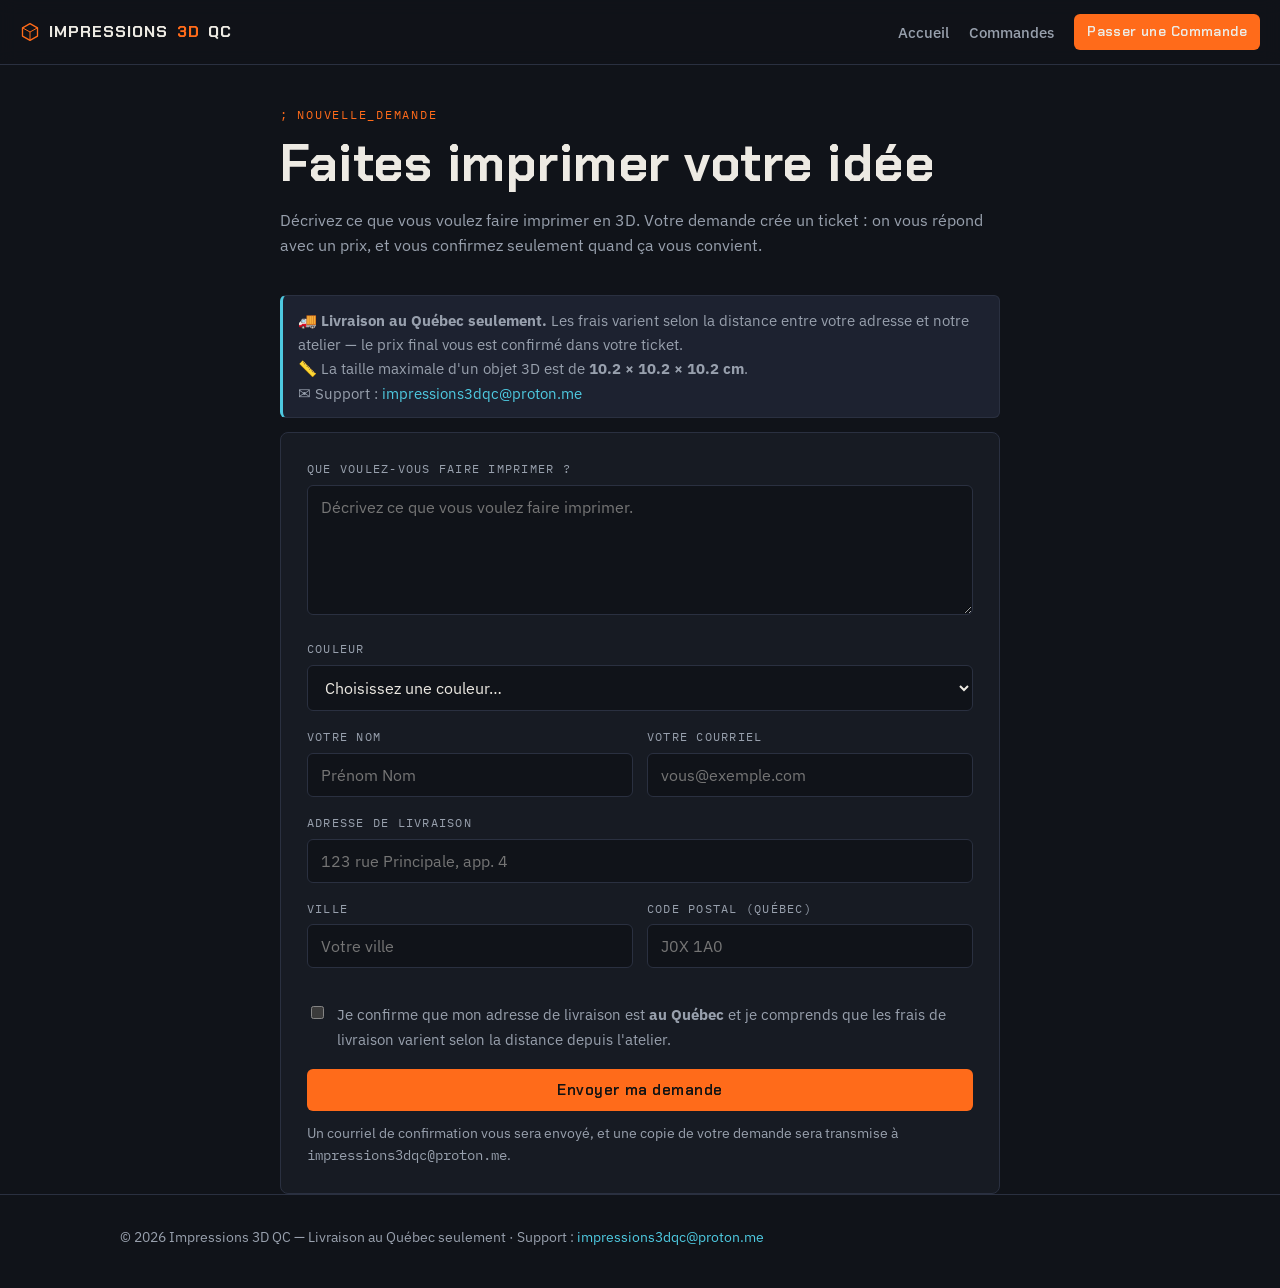
<file: shop.html>
<!DOCTYPE html>
<html lang="fr">
<head>
  <meta charset="UTF-8">
  <meta name="viewport" content="width=device-width, initial-scale=1.0">
  <title>Shop — Impressions 3D QC</title>
  <link rel="preconnect" href="https://fonts.googleapis.com">
  <link rel="preconnect" href="https://fonts.gstatic.com" crossorigin>
  <link href="https://fonts.googleapis.com/css2?family=Chakra+Petch:wght@500;600;700&family=IBM+Plex+Sans:wght@400;500;600&family=IBM+Plex+Mono:wght@400;500&display=swap" rel="stylesheet">
  <link rel="stylesheet" href="./assets/style.css">
</head>
<body>

  <nav class="nav">
    <a class="nav-logo" href="./index.html">
      <svg width="20" height="20" viewBox="0 0 24 24" fill="none" aria-hidden="true">
        <path d="M12 2 21 7v10l-9 5-9-5V7l9-5z" stroke="#FF6B1A" stroke-width="1.6" stroke-linejoin="round"/>
        <path d="M12 12 21 7M12 12v10M12 12 3 7" stroke="#FF6B1A" stroke-width="1.2"/>
      </svg>
      IMPRESSIONS<b>3D</b>QC
    </a>
    <div class="nav-links">
      <a href="./index.html">Accueil</a>
      <a href="./commandes.html">Commandes</a>
      <a class="btn btn-primary btn-sm active" href="./shop.html">Passer une Commande</a>
    </div>
  </nav>

  <main class="wrap" style="max-width: 760px;">
    <div class="page-head">
      <div class="eyebrow">; NOUVELLE_DEMANDE</div>
      <h1>Faites imprimer votre idée</h1>
      <p class="muted">
        Décrivez ce que vous voulez faire imprimer en 3D. Votre demande crée un ticket&nbsp;:
        on vous répond avec un prix, et vous confirmez seulement quand ça vous convient.
      </p>
    </div>

    <div class="notice">
      🚚 <strong>Livraison au Québec seulement.</strong> Les frais varient selon la distance entre
      votre adresse et notre atelier — le prix final vous est confirmé dans votre ticket.<br>
      📏 La taille maximale d'un objet 3D est de <strong>10.2 × 10.2 × 10.2 cm</strong>.<br>
      ✉️ Support&nbsp;: <a href="mailto:impressions3dqc@proton.me">impressions3dqc@proton.me</a>
    </div>

    <!-- ================== ÉTAPE 1 : FORMULAIRE ================== -->
    <form class="card" id="step-form">
      <div class="field">
        <label for="f-description">Que voulez-vous faire imprimer&nbsp;?</label>
        <textarea id="f-description" minlength="10" maxlength="4000" required
          placeholder="Décrivez ce que vous voulez faire imprimer."></textarea>
      </div>

      <div class="field">
        <label for="f-couleur">Couleur</label>
        <select id="f-couleur" required>
          <option value="" disabled selected>Chargement des couleurs…</option>
        </select>
      </div>

      <div class="field-row">
        <div class="field">
          <label for="f-name">Votre nom</label>
          <input type="text" id="f-name" maxlength="120" required placeholder="Prénom Nom">
        </div>
        <div class="field">
          <label for="f-email">Votre courriel</label>
          <input type="email" id="f-email" maxlength="254" required placeholder="vous@exemple.com">
        </div>
      </div>

      <div class="field">
        <label for="f-adresse">Adresse de livraison</label>
        <input type="text" id="f-adresse" maxlength="200" required placeholder="123 rue Principale, app. 4">
      </div>

      <div class="field-row">
        <div class="field">
          <label for="f-ville">Ville</label>
          <input type="text" id="f-ville" maxlength="100" required placeholder="Votre ville">
        </div>
        <div class="field">
          <label for="f-cp">Code postal (Québec)</label>
          <input type="text" id="f-cp" maxlength="7" required placeholder="J0X 1A0"
            style="text-transform: uppercase;">
        </div>
      </div>

      <label class="check">
        <input type="checkbox" id="f-quebec" required>
        <span>Je confirme que mon adresse de livraison est <strong>au Québec</strong> et je comprends
        que les frais de livraison varient selon la distance depuis l'atelier.</span>
      </label>

      <div class="alert hidden" id="form-alert"></div>

      <button class="btn btn-primary" type="submit" id="form-submit" style="width: 100%;">
        Envoyer ma demande
      </button>
      <p class="muted" style="font-size: 0.85rem; margin: 12px 0 0;">
        Un courriel de confirmation vous sera envoyé, et une copie de votre demande sera transmise à
        <span class="mono">impressions3dqc@proton.me</span>.
      </p>
    </form>

    <!-- ================== ÉTAPE 2 : VÉRIFICATION COURRIEL ================== -->
    <div class="card hidden" id="step-code">
      <div class="eyebrow">; VÉRIFICATION</div>
      <h2>Vérifiez votre courriel</h2>
      <p class="muted">
        Un code à 6 chiffres a été envoyé à <strong id="code-email-label"></strong>.
        Entrez-le ci-dessous pour envoyer votre demande. (Vérifiez vos indésirables si besoin.)
      </p>
      <div class="field">
        <label for="f-code">Code de vérification</label>
        <input type="text" id="f-code" inputmode="numeric" maxlength="6" placeholder="000000"
          style="font-family: var(--font-mono); letter-spacing: 6px; font-size: 1.3rem; text-align: center;">
      </div>
      <div class="alert hidden" id="code-alert"></div>
      <button class="btn btn-primary" id="code-submit" style="width: 100%;">Vérifier et envoyer ma demande</button>
      <p class="muted" style="font-size: 0.88rem; margin: 14px 0 0;">
        <a href="#" id="code-resend">Renvoyer un code</a> ·
        <a href="#" id="code-back">Modifier mes informations</a>
      </p>
    </div>

    <!-- ================== ÉTAPE 3 : SUCCÈS ================== -->
    <div class="card hidden" id="step-done">
      <div class="eyebrow">; DEMANDE_CRÉÉE</div>
      <h2>Votre demande est envoyée ✔</h2>
      <div class="successbox">
        Ticket <strong class="mono" id="done-ticket-id"></strong> créé. Un courriel de confirmation
        vient de vous être envoyé, et notre équipe a été notifiée.
      </div>
      <p class="muted">
        On vous répond bientôt avec un prix. Vous pouvez suivre la discussion et confirmer votre
        commande dans l'onglet «&nbsp;Commandes&nbsp;». Pour toute question&nbsp;:
        <a href="mailto:impressions3dqc@proton.me">impressions3dqc@proton.me</a>
      </p>
      <a class="btn btn-primary" id="done-link" href="./commandes.html">Voir ma demande</a>
    </div>
  </main>

  <footer class="footer">
    <div class="wrap">
      © 2026 Impressions 3D QC — Livraison au Québec seulement ·
      Support&nbsp;: <a href="mailto:impressions3dqc@proton.me">impressions3dqc@proton.me</a>
    </div>
  </footer>

  <div id="server-hint">⏳ Le serveur se réveille… le premier chargement peut prendre jusqu'à une minute.</div>
  <script src="./assets/app.js"></script>
  <script>
    (function () {
      const stepForm = $("#step-form");
      const stepCode = $("#step-code");
      const stepDone = $("#step-done");
      const formAlert = $("#form-alert");
      const codeAlert = $("#code-alert");
      const submitBtn = $("#form-submit");
      const codeBtn = $("#code-submit");

      const POSTAL_QC = /^[GHJ]\d[A-Z]\s?\d[A-Z]\d$/i;
      let pending = null; // données du formulaire en attente
      let resendCooldown = 0;

      async function loadColors() {
        const sel = $("#f-couleur");
        let names = ["Noir", "Blanc"]; // valeurs de secours si le serveur dort encore
        try {
          const data = await api("/api/colors");
          if (data.colors && data.colors.length) {
            names = data.colors.map(function (c) { return c.name; });
          }
        } catch (e) { /* on garde les valeurs de secours */ }
        sel.textContent = "";
        const ph = el("option", { value: "", text: "Choisissez une couleur…" });
        ph.disabled = true;
        ph.selected = true;
        sel.appendChild(ph);
        for (const n of names) sel.appendChild(el("option", { value: n, text: n }));
      }
      loadColors();

      function busy(btn, isBusy, label) {
        btn.disabled = isBusy;
        btn.innerHTML = "";
        if (isBusy) {
          btn.appendChild(el("span", { class: "spin" }));
          btn.appendChild(document.createTextNode(" Un instant…"));
        } else {
          btn.textContent = label;
        }
      }

      function show(step) {
        stepForm.classList.toggle("hidden", step !== "form");
        stepCode.classList.toggle("hidden", step !== "code");
        stepDone.classList.toggle("hidden", step !== "done");
        window.scrollTo({ top: 0 });
      }

      async function createTicket() {
        const data = await api("/api/tickets", { method: "POST", body: pending });
        $("#done-ticket-id").textContent = data.ticket.id;
        $("#done-link").href = "./commandes.html?ticket=" + encodeURIComponent(data.ticket.id);
        show("done");
      }

      async function requestCode(email) {
        await api("/api/auth/request-code", { method: "POST", body: { email: email } });
        $("#code-email-label").textContent = email;
        $("#f-code").value = "";
        show("code");
        $("#f-code").focus();
        resendCooldown = Date.now() + 30000;
      }

      stepForm.addEventListener("submit", async function (evt) {
        evt.preventDefault();
        hideAlert(formAlert);

        const cp = $("#f-cp").value.trim().toUpperCase();
        if (!POSTAL_QC.test(cp)) {
          showAlert(formAlert, "Nous livrons uniquement au Québec : le code postal doit commencer par G, H ou J (ex. J0X 1A0).");
          return;
        }
        if (!$("#f-quebec").checked) {
          showAlert(formAlert, "Veuillez confirmer que votre adresse de livraison est au Québec.");
          return;
        }

        pending = {
          name: $("#f-name").value.trim(),
          description: $("#f-description").value.trim(),
          couleur: $("#f-couleur").value,
          adresse: $("#f-adresse").value.trim(),
          ville: $("#f-ville").value.trim(),
          code_postal: cp,
        };
        if (!pending.couleur) {
          showAlert(formAlert, "Choisissez une couleur.");
          return;
        }
        if (pending.description.length < 10) {
          showAlert(formAlert, "Décrivez votre projet un peu plus en détail (au moins 10 caractères).");
          return;
        }
        const email = $("#f-email").value.trim().toLowerCase();

        busy(submitBtn, true);
        try {
          if (custToken() && custEmail() === email) {
            // Déjà connecté avec ce courriel : on crée le ticket directement
            try {
              await createTicket();
            } catch (e) {
              if (e.status === 401) { clearCust(); await requestCode(email); }
              else throw e;
            }
          } else {
            clearCust();
            await requestCode(email);
          }
        } catch (e) {
          showAlert(formAlert, e.error || "Une erreur est survenue. Réessayez.");
        }
        busy(submitBtn, false, "Envoyer ma demande");
      });

      codeBtn.addEventListener("click", async function () {
        hideAlert(codeAlert);
        const code = $("#f-code").value.trim();
        if (!/^\d{6}$/.test(code)) {
          showAlert(codeAlert, "Entrez le code à 6 chiffres reçu par courriel.");
          return;
        }
        busy(codeBtn, true);
        try {
          const email = $("#code-email-label").textContent;
          const auth = await api("/api/auth/verify", { method: "POST", body: { email: email, code: code } });
          setCust(auth.token, auth.email);
        } catch (e) {
          showAlert(codeAlert, e.error || "Code invalide.");
          busy(codeBtn, false, "Vérifier et envoyer ma demande");
          return;
        }
        try {
          await createTicket();
        } catch (e) {
          // Courriel vérifié, mais la demande a été refusée (ex. champ invalide) :
          // retour au formulaire avec le message. Pas besoin d'un nouveau code —
          // la session est déjà créée, le prochain envoi passera directement.
          show("form");
          showAlert(formAlert, e.error || "Votre demande n'a pas pu être envoyée. Vérifiez les champs et réessayez.");
        }
        busy(codeBtn, false, "Vérifier et envoyer ma demande");
      });

      $("#f-code").addEventListener("keydown", function (evt) {
        if (evt.key === "Enter") { evt.preventDefault(); codeBtn.click(); }
      });

      $("#code-resend").addEventListener("click", async function (evt) {
        evt.preventDefault();
        hideAlert(codeAlert);
        if (Date.now() < resendCooldown) {
          showAlert(codeAlert, "Patientez quelques secondes avant de renvoyer un code.");
          return;
        }
        try {
          await requestCode($("#code-email-label").textContent);
          showAlert(codeAlert, "Nouveau code envoyé ✔");
        } catch (e) {
          showAlert(codeAlert, e.error || "Impossible de renvoyer un code pour l'instant.");
        }
      });

      $("#code-back").addEventListener("click", function (evt) {
        evt.preventDefault();
        show("form");
      });
    })();
  </script>
</body>
</html>
</file>
<file: assets/style.css>
/* ============================================================
   Impressions 3D QC — Feuille de style commune
   Palette : Plateau #101319 · Acier #171B23 · Filament #FF6B1A
             Cyan #4EC9E0 · Vert statut #43D9A3
   Typo    : Chakra Petch (titres) · IBM Plex Sans (texte)
             IBM Plex Mono (IDs, badges, étiquettes G-code)
   ============================================================ */

:root {
  --bg: #101319;
  --panel: #171b23;
  --panel-2: #1d2230;
  --line: #2a3040;
  --text: #edeae3;
  --muted: #98a0ad;
  --accent: #ff6b1a;
  --accent-soft: #4ec9e0;
  --ok: #43d9a3;
  --danger: #ff5d5d;
  --radius: 8px;
  --font-display: "Chakra Petch", sans-serif;
  --font-body: "IBM Plex Sans", system-ui, sans-serif;
  --font-mono: "IBM Plex Mono", ui-monospace, monospace;
}

* { box-sizing: border-box; }

html, body {
  margin: 0;
  padding: 0;
  color-scheme: dark;
  background: var(--bg);
  color: var(--text);
  font-family: var(--font-body);
  font-size: 16px;
  line-height: 1.6;
}

h1, h2, h3, h4 {
  font-family: var(--font-display);
  line-height: 1.15;
  margin: 0 0 14px;
  letter-spacing: 0.01em;
}
h1 { font-size: clamp(2rem, 5vw, 3.2rem); font-weight: 700; }
h2 { font-size: clamp(1.4rem, 3vw, 2rem); font-weight: 600; }
h3 { font-size: 1.1rem; font-weight: 600; }
p  { margin: 0 0 14px; }
a  { color: var(--accent-soft); text-decoration: none; }
a:hover { text-decoration: underline; }

:focus-visible {
  outline: 2px solid var(--accent-soft);
  outline-offset: 2px;
  border-radius: 4px;
}

.wrap { max-width: 1080px; margin: 0 auto; padding: 0 20px; }
.section { padding: 64px 0; }
.muted { color: var(--muted); }
.mono { font-family: var(--font-mono); }
.hidden { display: none !important; }

/* --- Texture « lignes de couches » (signature) --------------- */
.layerlines {
  background-image: repeating-linear-gradient(
    to bottom,
    rgba(255, 107, 26, 0.05) 0px,
    rgba(255, 107, 26, 0.05) 1px,
    transparent 1px,
    transparent 7px
  );
}

/* --- Étiquette style commentaire G-code ---------------------- */
.eyebrow {
  font-family: var(--font-mono);
  font-size: 0.78rem;
  letter-spacing: 0.14em;
  color: var(--accent);
  text-transform: uppercase;
  margin-bottom: 10px;
}

/* --- Navigation ---------------------------------------------- */
.nav {
  position: sticky;
  top: 0;
  z-index: 50;
  display: flex;
  align-items: center;
  justify-content: space-between;
  gap: 16px;
  padding: 14px 20px;
  background: rgba(16, 19, 25, 0.88);
  backdrop-filter: blur(8px);
  border-bottom: 1px solid var(--line);
}
.nav-logo {
  display: inline-flex;
  align-items: center;
  gap: 9px;
  font-family: var(--font-display);
  font-weight: 700;
  font-size: 1rem;
  letter-spacing: 0.06em;
  color: var(--text);
}
.nav-logo b { color: var(--accent); font-weight: 700; }
.nav-logo:hover { text-decoration: none; }
.nav-links {
  display: flex;
  align-items: center;
  gap: 20px;
  flex-wrap: wrap;
}
.nav-links > a:not(.btn) {
  color: var(--muted);
  font-weight: 500;
  font-size: 0.95rem;
}
.nav-links > a:not(.btn):hover { color: var(--text); text-decoration: none; }
.nav-links > a.active { color: var(--text); }

/* --- Boutons -------------------------------------------------- */
.btn {
  display: inline-flex;
  align-items: center;
  justify-content: center;
  gap: 8px;
  font-family: var(--font-display);
  font-weight: 600;
  font-size: 0.95rem;
  letter-spacing: 0.03em;
  padding: 10px 20px;
  border-radius: 6px;
  border: 1px solid transparent;
  cursor: pointer;
  transition: filter 0.15s, background 0.15s, border-color 0.15s;
  text-decoration: none;
}
.btn:hover { text-decoration: none; filter: brightness(1.1); }
.btn:disabled { opacity: 0.55; cursor: not-allowed; }
.btn-primary { background: var(--accent); color: #131313; }
.btn-ok { background: var(--ok); color: #0d201a; }
.btn-ghost {
  background: transparent;
  color: var(--text);
  border-color: var(--line);
}
.btn-ghost:hover { border-color: var(--accent-soft); }
.btn-sm { padding: 6px 12px; font-size: 0.85rem; }
.btn-danger {
  background: transparent;
  color: var(--danger);
  border-color: rgba(255, 93, 93, 0.5);
}
.btn-danger:hover { border-color: var(--danger); }

.color-row {
  display: flex;
  align-items: center;
  justify-content: space-between;
  gap: 12px;
  background: var(--panel);
  border: 1px solid var(--line);
  border-radius: var(--radius);
  padding: 10px 16px;
  margin-bottom: 8px;
}

/* --- Héros ----------------------------------------------------- */
.hero { padding: 84px 0 72px; border-bottom: 1px solid var(--line); }
.hero h1 .hl { color: var(--accent); }
.hero-sub { color: var(--muted); font-size: 1.08rem; max-width: 46ch; }
.hero-cta { display: flex; gap: 14px; flex-wrap: wrap; margin-top: 26px; }

/* --- Étapes ----------------------------------------------------- */
.steps {
  display: grid;
  grid-template-columns: repeat(4, 1fr);
  gap: 16px;
}
.step-card {
  background: var(--panel);
  border: 1px solid var(--line);
  border-radius: var(--radius);
  padding: 20px;
}
.step-num {
  font-family: var(--font-mono);
  color: var(--accent);
  font-size: 0.85rem;
  letter-spacing: 0.12em;
  display: block;
  margin-bottom: 10px;
}
.step-card p { color: var(--muted); font-size: 0.93rem; margin: 0; }

/* --- Bandeau Québec --------------------------------------------- */
.band {
  border-top: 1px solid var(--line);
  border-bottom: 1px solid var(--line);
  background: var(--panel);
  padding: 34px 0;
}
.band-title {
  font-family: var(--font-mono);
  color: var(--accent);
  letter-spacing: 0.18em;
  font-size: 0.9rem;
  margin-bottom: 8px;
}
.band p { color: var(--muted); margin: 0; max-width: 70ch; }

/* --- FAQ ---------------------------------------------------------- */
.faq details {
  border: 1px solid var(--line);
  border-radius: var(--radius);
  background: var(--panel);
  padding: 0 18px;
  margin-bottom: 10px;
}
.faq summary {
  cursor: pointer;
  padding: 15px 0;
  font-family: var(--font-display);
  font-weight: 600;
  list-style: none;
}
.faq summary::-webkit-details-marker { display: none; }
.faq summary::before {
  content: "+";
  color: var(--accent);
  font-family: var(--font-mono);
  margin-right: 12px;
}
.faq details[open] summary::before { content: "–"; }
.faq details p { color: var(--muted); padding-bottom: 16px; margin: 0; }

/* --- Cartes / formulaires ------------------------------------------ */
.card {
  background: var(--panel);
  border: 1px solid var(--line);
  border-radius: var(--radius);
  padding: 26px;
}
.card + .card { margin-top: 18px; }

.field { margin-bottom: 16px; }
.field label {
  display: block;
  font-family: var(--font-mono);
  font-size: 0.78rem;
  letter-spacing: 0.1em;
  text-transform: uppercase;
  color: var(--muted);
  margin-bottom: 6px;
}
.field input[type="text"],
.field input[type="email"],
.field input[type="password"],
.field select,
.field textarea {
  width: 100%;
  background: var(--bg);
  color: var(--text);
  border: 1px solid var(--line);
  border-radius: 6px;
  padding: 11px 13px;
  font-family: var(--font-body);
  font-size: 1rem;
}
.field textarea { min-height: 130px; resize: vertical; }
.field input:focus, .field select:focus, .field textarea:focus {
  outline: none;
  border-color: var(--accent);
}
.field-row { display: grid; grid-template-columns: 1fr 1fr; gap: 14px; }
.check {
  display: flex;
  gap: 10px;
  align-items: flex-start;
  font-size: 0.95rem;
  color: var(--muted);
  margin: 18px 0;
}
.check input { margin-top: 4px; accent-color: var(--accent); }

.alert, .notice, .successbox {
  border-radius: 6px;
  padding: 12px 15px;
  font-size: 0.95rem;
  margin: 14px 0;
}
.alert {
  background: rgba(255, 93, 93, 0.1);
  border: 1px solid rgba(255, 93, 93, 0.45);
  color: #ffb3b3;
}
.notice {
  background: var(--panel-2);
  border: 1px solid var(--line);
  border-left: 3px solid var(--accent-soft);
  color: var(--muted);
}
.successbox {
  background: rgba(67, 217, 163, 0.1);
  border: 1px solid rgba(67, 217, 163, 0.4);
  color: #a9f0d8;
}

/* --- Badges de statut ----------------------------------------------- */
.badge {
  font-family: var(--font-mono);
  font-size: 0.7rem;
  letter-spacing: 0.08em;
  text-transform: uppercase;
  padding: 3px 9px;
  border-radius: 4px;
  white-space: nowrap;
}
.b-open   { background: rgba(78, 201, 224, 0.12); color: var(--accent-soft); border: 1px solid rgba(78, 201, 224, 0.4); }
.b-active { background: rgba(255, 107, 26, 0.14); color: var(--accent);      border: 1px solid rgba(255, 107, 26, 0.45); }
.b-done   { background: rgba(67, 217, 163, 0.12); color: var(--ok);          border: 1px solid rgba(67, 217, 163, 0.4); }

/* --- Listes de tickets ------------------------------------------------ */
.ticket-row {
  display: block;
  width: 100%;
  text-align: left;
  background: var(--panel);
  border: 1px solid var(--line);
  border-radius: var(--radius);
  padding: 15px 18px;
  margin-bottom: 10px;
  cursor: pointer;
  color: var(--text);
  font-family: var(--font-body);
  font-size: 1rem;
  transition: border-color 0.15s, background 0.15s;
}
.ticket-row:hover { border-color: var(--accent); background: var(--panel-2); }
.tr-top {
  display: flex;
  align-items: center;
  gap: 12px;
  flex-wrap: wrap;
  margin-bottom: 5px;
}
.tr-id { font-family: var(--font-mono); color: var(--accent-soft); font-size: 0.9rem; }
.tr-date { margin-left: auto; color: var(--muted); font-size: 0.82rem; }
.tr-preview {
  color: var(--muted);
  font-size: 0.92rem;
  margin: 0;
  overflow: hidden;
  text-overflow: ellipsis;
  white-space: nowrap;
}

/* --- Détail d'un ticket ------------------------------------------------ */
.detail-head {
  display: flex;
  align-items: center;
  justify-content: space-between;
  gap: 14px;
  flex-wrap: wrap;
  margin-bottom: 18px;
}
.detail-head-left { display: flex; align-items: center; gap: 12px; flex-wrap: wrap; }
.kv {
  display: grid;
  grid-template-columns: 130px 1fr;
  gap: 6px 14px;
  font-size: 0.95rem;
}
.kv dt {
  font-family: var(--font-mono);
  font-size: 0.75rem;
  letter-spacing: 0.08em;
  text-transform: uppercase;
  color: var(--muted);
  margin: 0;
}
.kv dd { margin: 0; overflow-wrap: anywhere; }

.thread { display: flex; flex-direction: column; gap: 10px; margin: 18px 0; }
.msg {
  max-width: 82%;
  background: var(--panel-2);
  border: 1px solid var(--line);
  border-radius: 8px;
  padding: 10px 14px;
  align-self: flex-start;
}
.msg.mine {
  align-self: flex-end;
  background: #2b1c0f;
  border-color: #4a2d14;
}
.msg-meta {
  font-family: var(--font-mono);
  font-size: 0.68rem;
  letter-spacing: 0.08em;
  text-transform: uppercase;
  color: var(--muted);
  margin-bottom: 4px;
}
.msg-body { white-space: pre-wrap; overflow-wrap: anywhere; font-size: 0.96rem; }

.reply-row { display: flex; gap: 10px; align-items: flex-end; }
.reply-row textarea {
  flex: 1;
  background: var(--bg);
  color: var(--text);
  border: 1px solid var(--line);
  border-radius: 6px;
  padding: 10px 13px;
  font-family: var(--font-body);
  font-size: 1rem;
  min-height: 52px;
  resize: vertical;
}
.reply-row textarea:focus { outline: none; border-color: var(--accent); }

.payment-note {
  border: 1px dashed var(--accent-soft);
  border-radius: var(--radius);
  background: var(--panel);
  padding: 15px 18px;
  color: var(--muted);
  font-size: 0.95rem;
  margin: 16px 0;
}
.payment-note strong { color: var(--accent-soft); }

/* --- Onglets (admin + commandes) -------------------------------------- */
.tabs {
  display: flex;
  gap: 4px;
  border-bottom: 1px solid var(--line);
  margin-bottom: 20px;
  flex-wrap: wrap;
}
.tab {
  background: none;
  border: none;
  border-bottom: 2px solid transparent;
  color: var(--muted);
  font-family: var(--font-display);
  font-weight: 600;
  font-size: 0.95rem;
  padding: 10px 14px;
  cursor: pointer;
}
.tab:hover { color: var(--text); }
.tab.active { color: var(--text); border-bottom-color: var(--accent); }
.tab .count {
  font-family: var(--font-mono);
  font-size: 0.75rem;
  color: var(--accent-soft);
  margin-left: 6px;
}

/* --- Divers ------------------------------------------------------------- */
.page-head { padding: 40px 0 8px; }
.empty {
  border: 1px dashed var(--line);
  border-radius: var(--radius);
  padding: 34px 20px;
  text-align: center;
  color: var(--muted);
}
.footer {
  border-top: 1px solid var(--line);
  padding: 30px 0 40px;
  color: var(--muted);
  font-size: 0.9rem;
}
.footer a { color: var(--accent-soft); }

#server-hint {
  position: fixed;
  left: 50%;
  bottom: 22px;
  transform: translateX(-50%) translateY(8px);
  background: var(--panel-2);
  border: 1px solid var(--line);
  border-left: 3px solid var(--accent);
  border-radius: 8px;
  padding: 10px 16px;
  font-size: 0.9rem;
  color: var(--muted);
  opacity: 0;
  pointer-events: none;
  transition: opacity 0.25s, transform 0.25s;
  max-width: 92vw;
  z-index: 100;
}
#server-hint.show { opacity: 1; transform: translateX(-50%) translateY(0); }

.spin {
  display: inline-block;
  width: 14px;
  height: 14px;
  border: 2px solid var(--line);
  border-top-color: var(--accent);
  border-radius: 50%;
  animation: spin 0.8s linear infinite;
  vertical-align: -2px;
}
@keyframes spin { to { transform: rotate(360deg); } }
@media (prefers-reduced-motion: reduce) {
  .spin { animation-duration: 2s; }
}

/* --- Responsive ----------------------------------------------------------- */
@media (max-width: 860px) {
  .steps { grid-template-columns: 1fr 1fr; }
}
@media (max-width: 560px) {
  .steps { grid-template-columns: 1fr; }
  .field-row { grid-template-columns: 1fr; }
  .msg { max-width: 95%; }
  .kv { grid-template-columns: 1fr; gap: 2px 0; }
  .kv dt { margin-top: 8px; }
}
</file>
